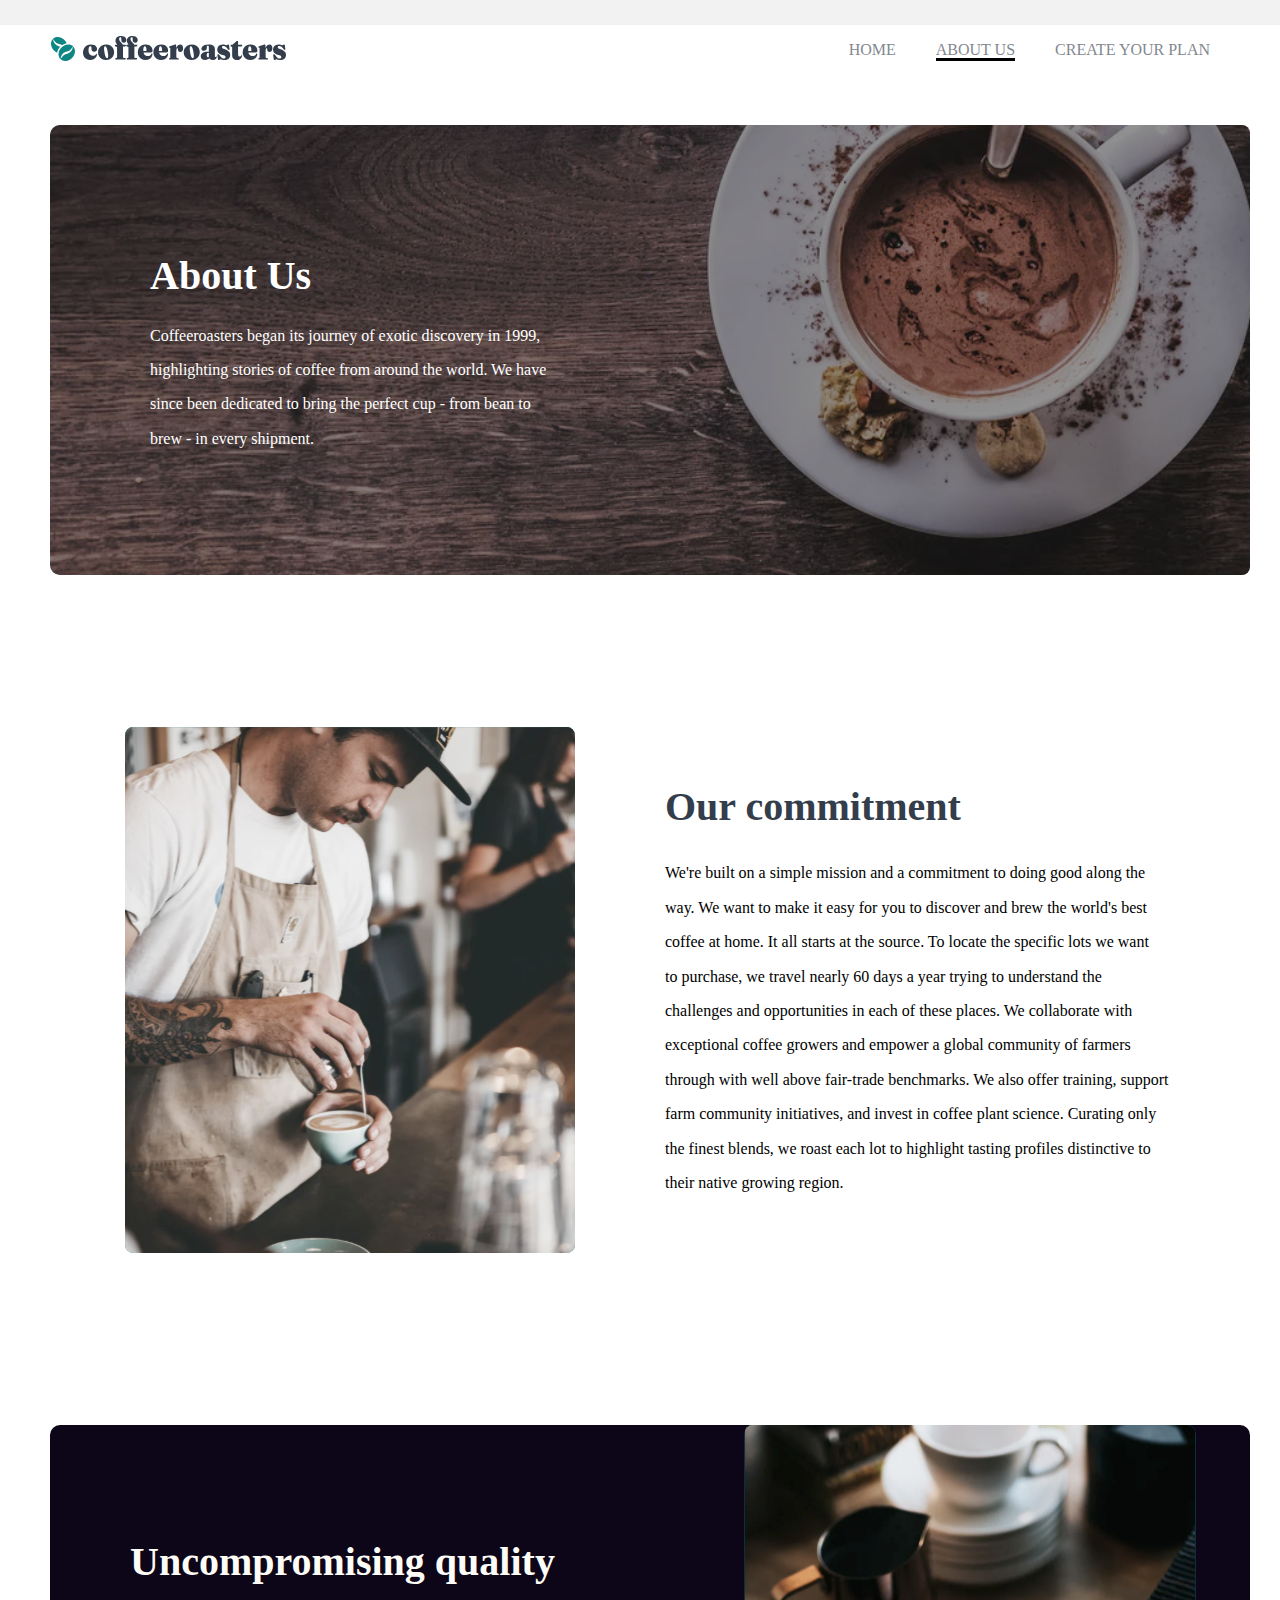
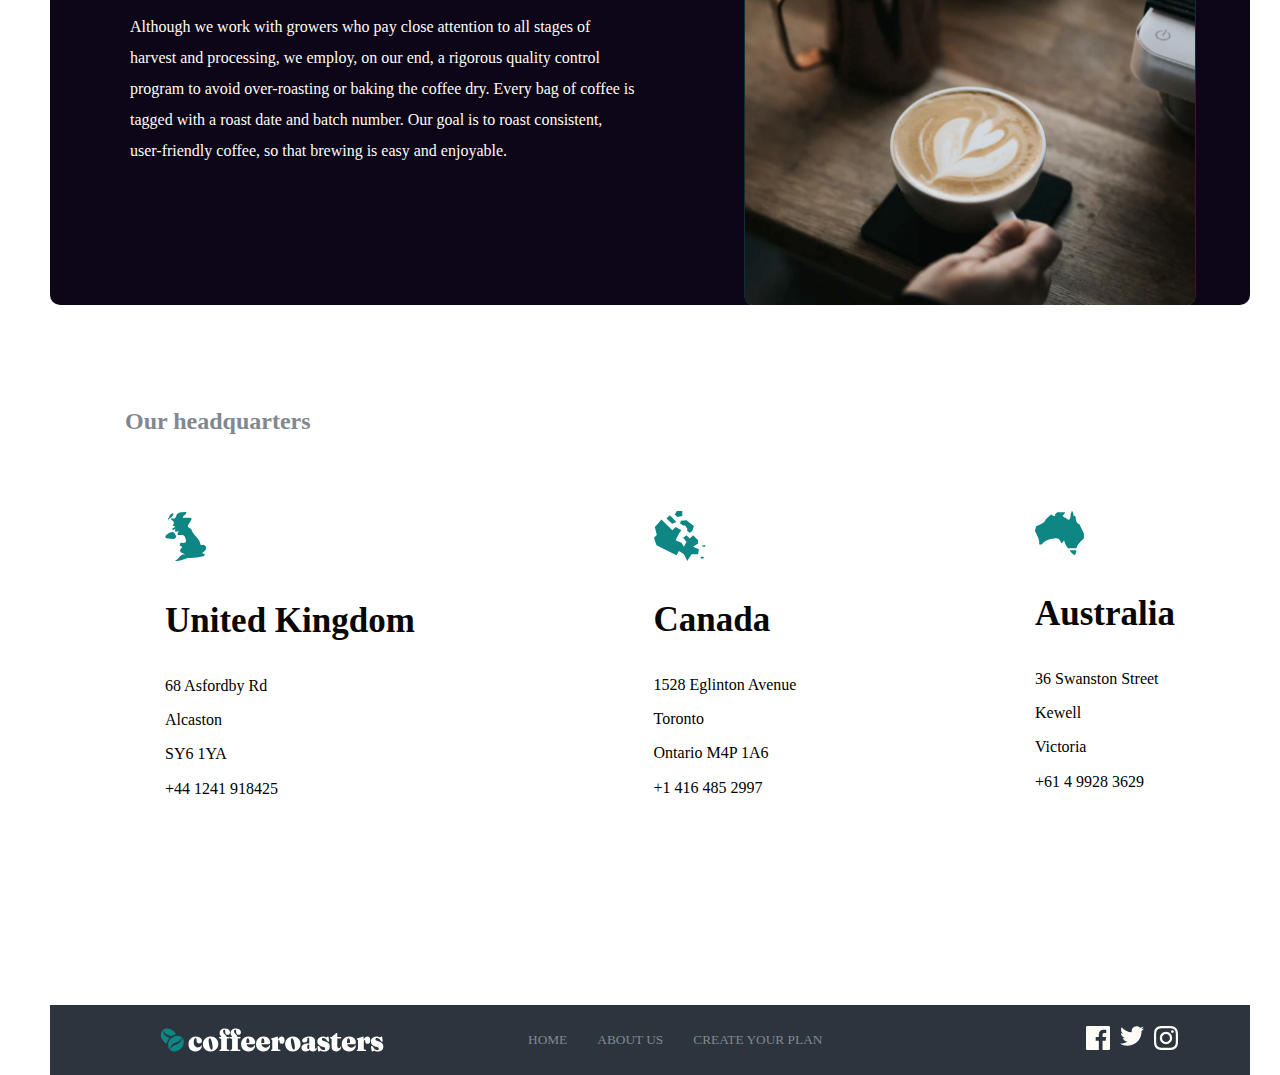
<file: about.html>
<!DOCTYPE html>
<html lang="en">
<head>
    <meta charset="UTF-8">
    <meta http-equiv="X-UA-Compatible" content="IE=edge">
    <meta name="viewport" content="width=device-width, initial-scale=1.0">
    <title>About us</title>
    <link rel="stylesheet" href="./css/main.css">
    <link rel="stylesheet" href="./css/normalize.css">
</head>
<body>
    <div class="container">
        <header>
            <nav>
             <div class="coffee-logo">
                 <img src="./images/Group 5.svg" alt="">
             </div>
             <ul class="nav-list">
                 <li class="list-item-1">
                     <a class="home-page-1" href="./index.html">
                         HOME
                     </a>
                 </li>
                 <li class="list-item-2">
                    <a class="about-html-1" href="./about.html">
                     ABOUT US
                    </a>
                     
                 </li>
                 <li class="list-item-3"> 
                     <a class="your-plan-1" href="./plan.html">
                         CREATE YOUR PLAN
                     </a>
                 </li>
             </ul>
            </nav>
         </header>
         <main class="main-2">
           <section class="section1">
              <h1 class="section1-title">About Us</h1>
           <p>Coffeeroasters began its journey of exotic discovery in 1999,</p>
           <p>highlighting stories of coffee from around the world. We have</p>
           <p>since been dedicated to bring the perfect cup - from bean to </p>
           <p>brew - in every shipment.</p>
            </section>
            <section class="section2">
              <div class="section2-img">
                <img src="./images/Bitmap (2).svg" width="450px" height="530px" alt="">
              </div>
              <div class="section2-paragraph">
                 <h2 class="section2-title">Our commitment</h2>
                 <p class="section2-p">We're built on a simple mission and a commitment to doing good along the</p>
              <p class="section2-p">way. We want to make it easy for you to discover and brew the world's best</p>
              <p class="section2-p">coffee at home. It all starts at the source. To locate the specific lots we want</p>
              <p class="section2-p">to purchase, we travel nearly 60 days a year trying to understand the</p>
              <p class="section2-p">challenges and opportunities in each of these places. We collaborate with</p>
              <p class="section2-p">exceptional coffee growers and empower a global community of farmers</p>
              <p class="section2-p">through with well above fair-trade benchmarks. We also offer training, support</p>
              <p class="section2-p">farm community initiatives, and invest in coffee plant science. Curating only</p>
              <p class="section2-p">the finest blends, we roast each lot to highlight tasting profiles distinctive to</p>
              <p class="section2-p">their native growing region.</p>
              </div>
            </section>
            <section class="section3">
               <div class="section3-definition">
                <h2 class="section3-title">Uncompromising quality</h2>
                <p class="section3-paragraph">Although we work with growers who pay close attention to all stages of</p>
                <p class="section3-paragraph">harvest and processing, we employ, on our end, a rigorous quality control</p>
                <p class="section3-paragraph">program to avoid over-roasting or baking the coffee dry. Every bag of coffee is</p>
                <p class="section3-paragraph">tagged with a roast date and batch number. Our goal is to roast consistent,</p>
                <p class="section3-paragraph">user-friendly coffee, so that brewing is easy and enjoyable.</p>
               </div>
                <img class="section3-img" src="./images/Bitmap (3).svg" width="450px" height="480px" border-radius="10px" alt="">
            </section>
            <section class="section4">
                <h3 class="section4-title">Our headquarters</h3>
                <ul class="section4-list">
                    <li class="section4-item">
                        <img src="./images/United kingdom.svg" alt="">
                    <h3 class="section4-h3">United Kingdom</h3>
                    <p>68  Asfordby Rd</p>
                       <p>Alcaston</p>
                       <p>SY6 1YA</p>
                       <p>+44 1241 918425</p>
                    </li>
                    <li class="section4-item">
                        <img src="./images/Canada.svg" alt="">
                    <h3 class="section4-h3">Canada</h3>
                    <p>1528  Eglinton Avenue</p>
                       <p>Toronto</p>
                       <p>Ontario M4P 1A6</p> 
                       <p>+1 416 485 2997</p>
                    
                    </li>
                    <li class="section4-item">
                        <img src="./images/Australia.svg" alt="">
                    <h3 class="section4-h3">Australia</h3>
                    <p>36 Swanston Street</p>
                       <p>Kewell</p>
                       <p>Victoria</p> 
                       <p>+61 4 9928 3629</p>
                    </li>
                </ul>
            </section>
         </main>
         <footer>
             <nav class="footer-2">
                <div class="footer-img-2">
                    <img class="coffee-bean" src="./images/Combined Shape coffee.svg" alt="">
                    <img class="coffee-3" src="./images/coffeeroasters.svg" alt="">

                </div>
                <ul class="footer-list-2">
                    <li class="footer-item-2">
                        <a class="home-page-2" href="./index.html">
                            HOME
                        </a>
                    </li>
                    <li class="footer-item-2">
                      <a class="about-us-2" href="./about.html">
                        ABOUT US
                      </a>  
                    </li>
                    <li class="footer-item-2">
                       <a class="plan-html-2" href="./plan.html">
                        CREATE YOUR PLAN
                       </a> 
                    </li>
                </ul>
                <div class="social-media-2">
                    <li class="media-2">
                        <img src="./images/Facebook.svg" alt="">
                    </li>
                    <li class="media-2">
                       <img src="./images/Twitter.svg" alt="">
                    </li>
                    <li class="media-2">
                       <img src="./images/Instagram.svg" alt="">
                    </li>
                </div>
             </nav>
         </footer>
    </div>
</body>
</html>
</file>
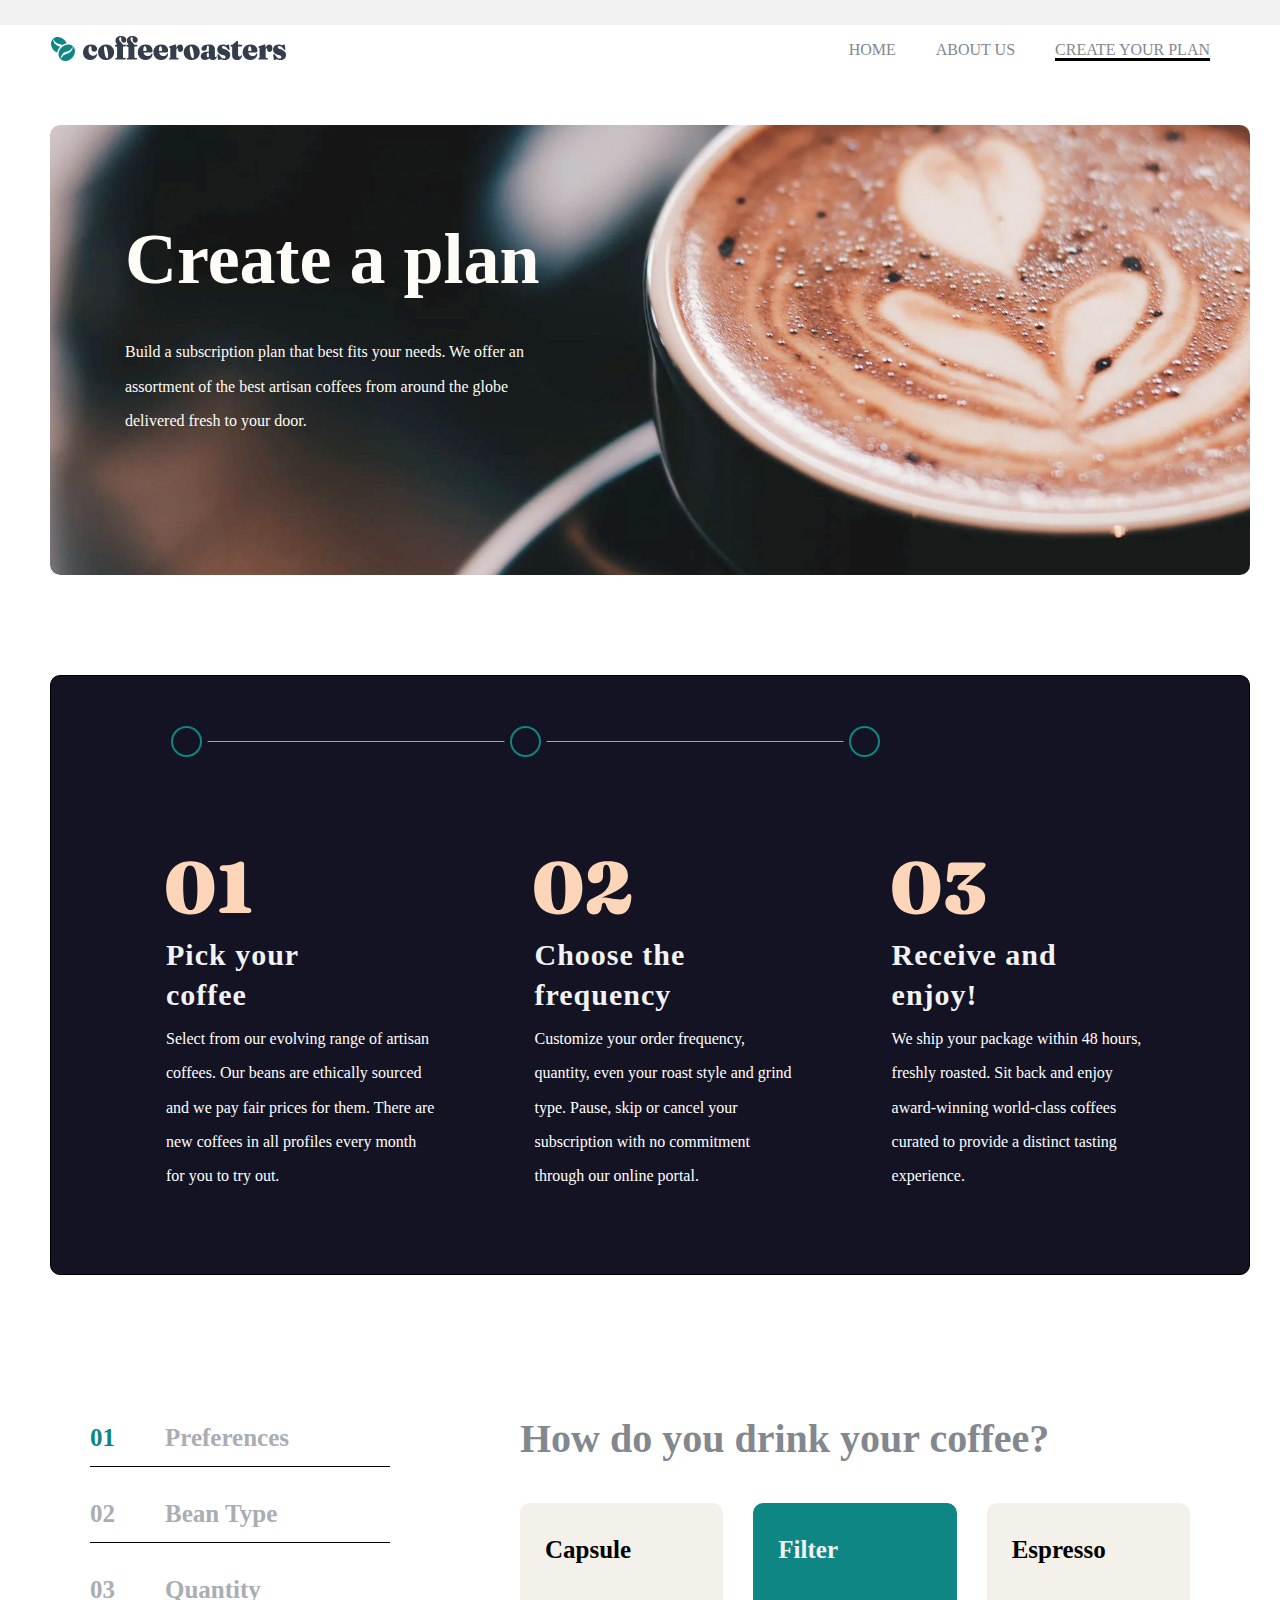
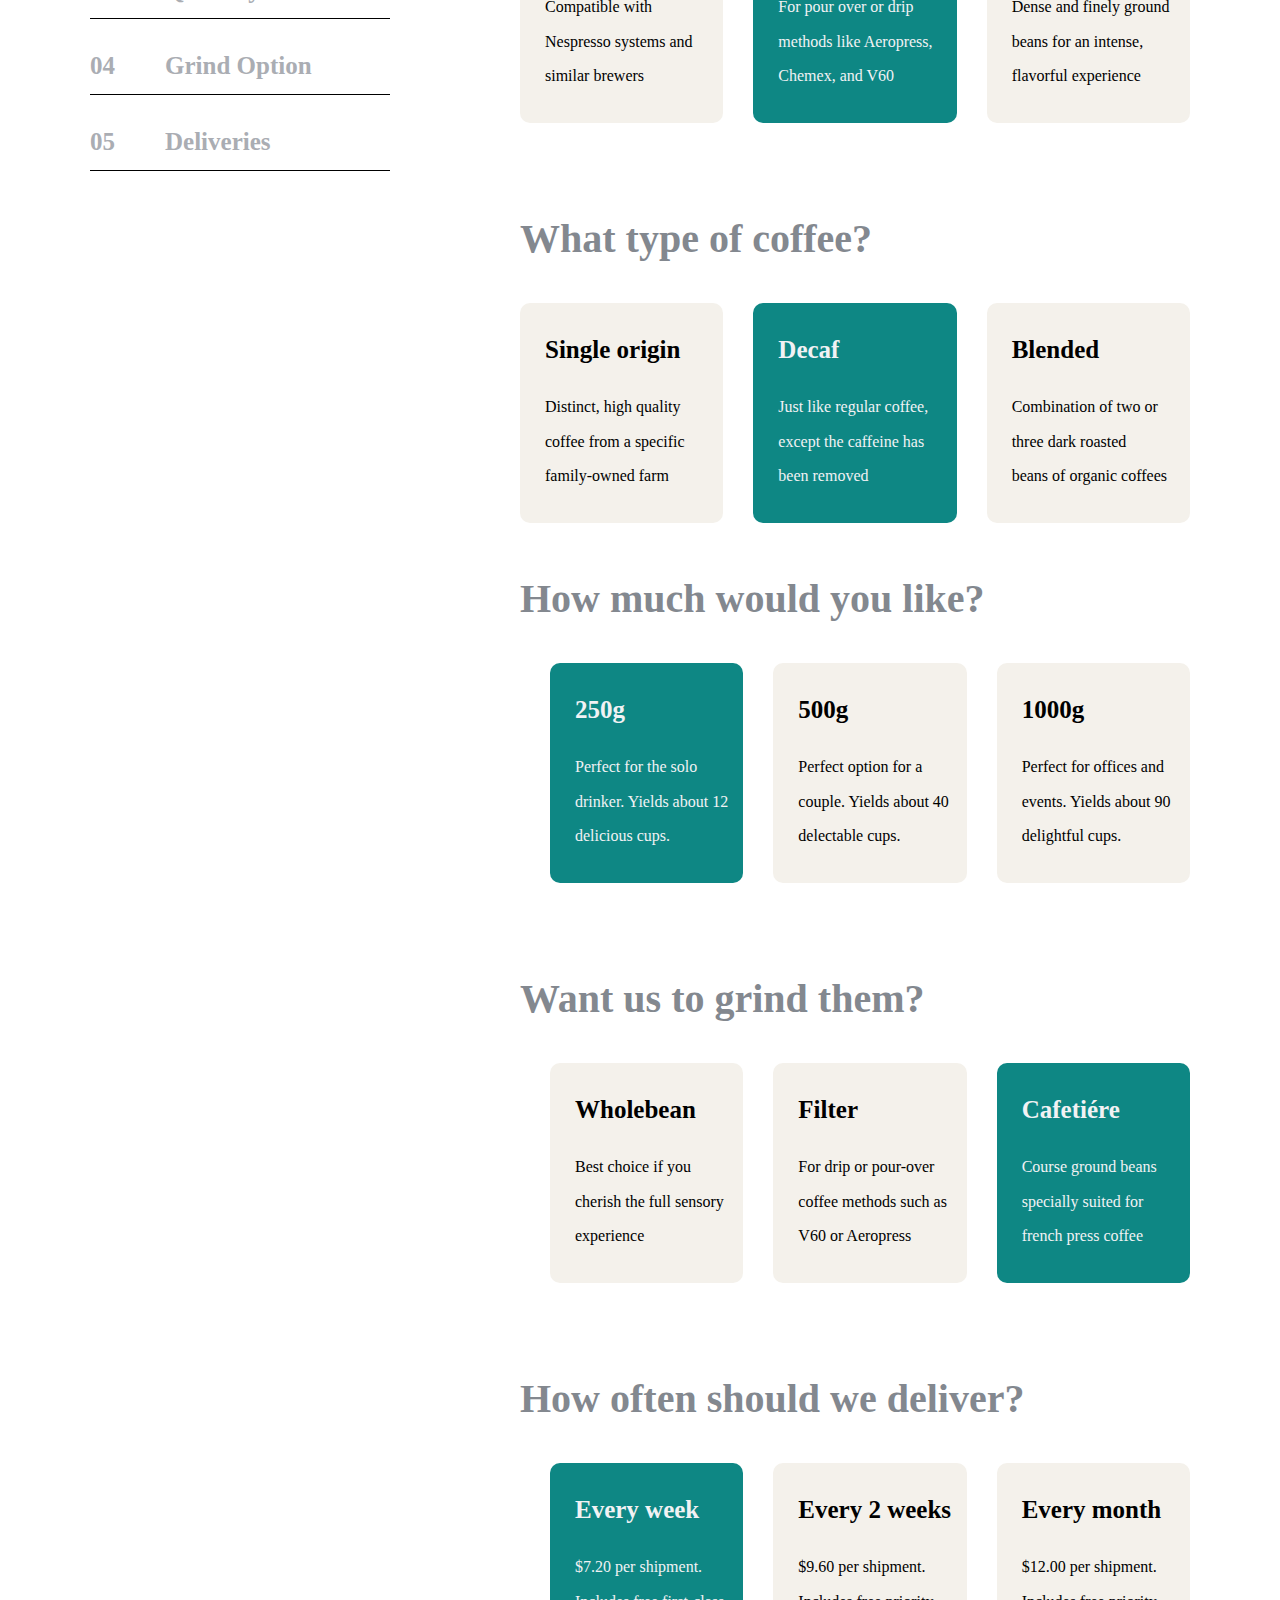
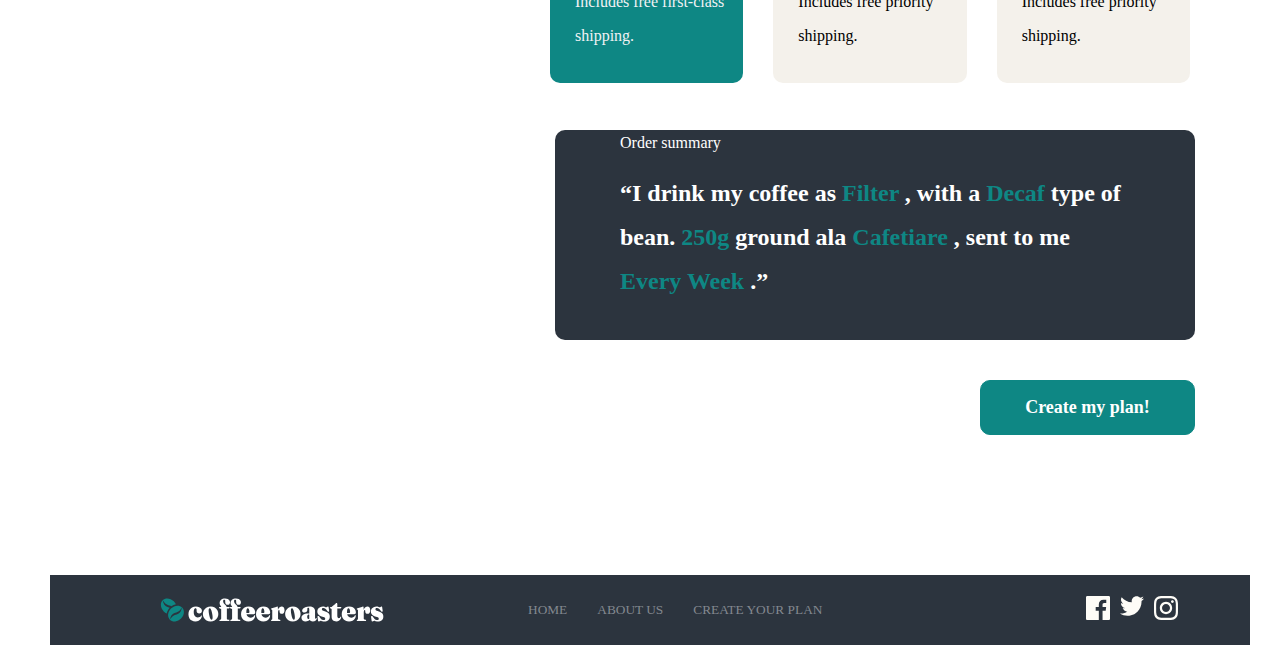
<file: plan.html>
<!DOCTYPE html>
<html lang="en">
<head>
    <meta charset="UTF-8">
    <meta http-equiv="X-UA-Compatible" content="IE=edge">
    <meta name="viewport" content="width=device-width, initial-scale=1.0">
    <title>Create your plan</title>
    <link rel="stylesheet" href="./css/plan.css">
    <link rel="stylesheet" href="./css/normalize.css">
</head>
<body>
    <div class="last-container">
        <header>
            <nav class="navigation">
                <div class="logotip">
                    <img src="./images/Group 5.svg" alt="">
                </div>
                <ul class="navigation-list">
                    <li class="navigation-item-1">
                        <a class="item-home-page" href="./index.html">
                            HOME
                        </a>
                    </li>
                    <li class="navigation-item-2">
                       <a class="item-about-html" href="./about.html">
                        ABOUT US
                       </a>
                        
                    </li>
                    <li class="navigation-item-3"> 
                        <a class="item-your-plan" href="./plan.html">
                            CREATE YOUR PLAN
                        </a>
                    </li>
                </ul>
            </nav>
        </header>
        <main class="main-3">
           <section class="main-section-1">
               <div class="main-section-1-definition">
                  <h1 class="main-h1">Create a plan</h1>
                  <p>Build a subscription plan that best fits your needs. We offer an</p>
               <p>assortment of the best artisan coffees from around the globe</p>
               <p>delivered fresh to your door.</p>
                </div>
           </section>
           <section class="main-section-2">
            <div class="path-oval">
                <img class="oval-4" src="./images/Oval (1).svg" alt="">
                <img class="path-1" src="./images/Path 2.svg" width="300px" alt="">
                <img class="oval-4" src="./images/Oval (1).svg" alt="">
                <img class="path-1" src="./images/Path 2.svg" width="300px" alt="">
                <img class="oval-4" src="./images/Oval (1).svg" alt="">
            </div>
            <ul class="main-section-2-list">
                <li class="main-section-2-list-item">
                    <img src="./images/01.svg" alt="">
                    <h3 class="main-h3">Pick your</h3>
                    <h3 class="main-h3">coffee</h3>
                    <p>Select from our evolving range of artisan</p>
                 <p>coffees. Our beans are ethically sourced</p>
                 <p>and we pay fair prices for them. There are </p>
                 <p>new coffees in all profiles every month</p>
                 <p>for you to try out.</p>
                </li>
                <li class="main-section-2-list-item-2">
                    <img src="./images/02.svg" alt="">
                    <h3 class="main-h3">Choose the</h3>
                    <h3 class="main-h3">frequency</h3>
                    <p>Customize your order frequency,</p>
                 <p>quantity, even your roast style and grind</p>
                 <p>type. Pause, skip or cancel your</p>
                 <p>subscription with no commitment</p>
                 <p>through our online portal.</p>
                </li>
                <li class="main-section-2-list-item-2">
                    <img src="./images/03.svg" alt="">
                    <h3 class="main-h3">Receive and</h3>
                    <h3 class="main-h3">enjoy!</h3>
                    <p>We ship your package within 48 hours,</p>
                    <p>freshly roasted. Sit back and enjoy</p>
                    <p>award-winning world-class coffees</p>
                    <p>curated to provide a distinct tasting</p>
                    <p>experience.</p>
                </li>
            </ul>

           </section>
           <section class="main-section-3">
             <ol class="left-ordered-list">
                <li class="ordered-list-item">
                    <a class="link-item" href="#ordered-list-item-2">
                        <span class="span-number-1">
                            01
                         </span>
                         <h4 class="ordered-list-item-h4">Preferences</h4>
                    </a>
                </li>
                <li class="ordered-list-item">
                    <a class="link-item" href="#ordered-list-item-3">
                        <span class="span-number">
                            02
                         </span>
                          <h4 class="ordered-list-item-h4">Bean Type</h4>
                    </a>
                    
                </li>
                <li class="ordered-list-item">
                    <a class="link-item" href="#unordered-list-item-2">
                        <span class="span-number">
                            03
                         </span>
                          <h4 class="ordered-list-item-h4">Quantity</h4>
                    </a>
                </li>
                <li class="ordered-list-item">
                    <a class="link-item" href="#unordered-list-item-3">
                        <span class="span-number">
                            04
                         </span>
                          <h4 class="ordered-list-item-h4">Grind Option</h4>
                    </a>
                </li>
                <li class="ordered-list-item">
                    <a class="link-item" href="#unordered-list-item-3">
                        <span class="span-number">
                            05
                         </span>
                          <h4 class="ordered-list-item-h4">Deliveries</h4>
                    </a>
                </li>
             </ol>
             <div class="box-container">
                <ol class="ordered-list">
                    <li id="ordered-list-item-2">
                        <h3 class="second-h3">How do you drink your coffee?</h3>
                         <ul class="list-box">
                            <li class="first-box-1">
                                <h4 class="box-h4">Capsule</h4>
                                <p>Compatible with</p>
                                <p>Nespresso systems and</p>
                                <p>similar brewers</p>
                            </li>
                            <li id="first-box-2">
                                <h4 class="box-h4">Filter</h4>
                                <p>For pour over or drip</p>
                                <p>methods like Aeropress,</p>
                                <p>Chemex, and V60</p>
                            </li>
                            <li class="first-box-3">
                                <h4 class="box-h4">Espresso</h4>
                                <p>Dense and finely ground</p>
                                <p>beans for an intense,</p>
                                <p>flavorful experience</p>
                            </li>
                         </ul>
                        
                    </li>
                    <li id="ordered-list-item-3">
                        <h3 class="second-h3">What type of coffee?</h3>
                        <ul class="list-box">
                           <li class="first-box-1">
                               <h4 class="box-h4">Single origin</h4>
                               <p>Distinct, high quality</p>
                               <p>coffee from a specific</p>
                               <p>family-owned farm</p>
                           </li>
                           <li id="first-box-2">
                               <h4 class="box-h4">Decaf</h4>
                               <p>Just like regular coffee,</p>
                               <p>except the caffeine has</p>
                               <p>been removed</p>
                           </li>
                           <li class="first-box-3">
                               <h4 class="box-h4">Blended</h4>
                               <p>Combination of two or</p>
                               <p>
                                three dark roasted</p>
                               <p>beans of organic coffees</p>
                           </li>
                        </ul>
                    </li>
                </ol>
                <ul class="unordered-list">
                    <li id="unordered-list-item-2">
                        <h3 class="second-h3">How much would you like?</h3>
                        <ul class="list-box-2">
                           <li id="second-box-1">
                               <h4 class="box-h4">250g</h4>
                               <p>Perfect for the solo</p>
                               <p>drinker. Yields about 12 </p>
                               <p>delicious cups.</p>
                           </li>
                           <li class="second-box-2">
                               <h4 class="box-h4">500g</h4>
                               <p>Perfect option for a</p>
                               <p>couple. Yields about 40</p>
                               <p>delectable cups.</p>
                           </li>
                           <li class="second-box-3">
                               <h4 class="box-h4">1000g</h4>
                               <p>Perfect for offices and</p>
                               <p>
                                events. Yields about 90</p>
                               <p>delightful cups.</p>
                           </li>
                        </ul>
                    </li>
                    <li id="unordered-list-item-3">
                        <h3 class="second-h3">Want us to grind them?</h3>
                        <ul class="list-box-2">
                           <li class="third-box-1">
                               <h4 class="box-h4">Wholebean</h4>
                               <p>Best choice if you</p>
                               <p>cherish the full sensory</p>
                               <p>experience</p>
                           </li>
                           <li id="third-box-2">
                               <h4 class="box-h4">Filter</h4>
                               <p>For drip or pour-over</p>
                               <p>coffee methods such as</p>
                               <p>V60 or Aeropress</p>
                           </li>
                           <li id="third-box-3">
                               <h4 class="box-h4">Cafetiére</h4>
                               <p> Course ground beans</p>
                               <p>
                                specially suited for</p>
                               <p>french press coffee</p>
                           </li>
                        </ul>
                    </li>
                    <li id="unordered-list-item-4">
                        <h3 class="second-h3">How often should we deliver?</h3>
                        <ul class="list-box-2">
                           <li id="fourth-box-1">
                               <h4 class="box-h4">Every week</h4>
                               <p>$7.20 per shipment.</p>
                               <p>Includes free first-class</p>
                               <p>shipping.</p>
                           </li>
                           <li class="fourth-box-2">
                               <h4 class="box-h4">Every 2 weeks</h4>
                               <p>$9.60 per shipment.</p>
                               <p>Includes free priority</p>
                               <p>shipping.</p>
                           </li>
                           <li class="fourth-box-3">
                               <h4 class="box-h4">Every month</h4>
                               <p>$12.00 per shipment.</p>
                               <p>
                                Includes free priority</p>
                               <p>shipping.</p>
                           </li>
                        </ul>
                    </li>
                </ul>
                <div class="last-part">
                      <div class="summary">
                         <h5 class="conclusion">Order summary</h5>
                         <p class="last-paragraph">“I drink my coffee as <a class="link-coffee" href="#third-box-2">Filter</a> , with a <a class="link-coffee" href="#first-box-2">Decaf</a> type of</p>
                      <p class="last-paragraph">bean. <a class="link-coffee" href="#second-box-1">250g</a> ground ala <a class="link-coffee" href="#third-box-3">Cafetiare</a> , sent to me</p>
                      <p class="last-paragraph"><a class="link-coffee" href="#fourth-box-1">Every Week</a> .”</p>
                        </div>
                        <button class="last-part-btn">
                           <a class="link-button" href="./plan.html">Create my plan!</a>
                        </button>
                </div>

             </div>
           </section>
           

    </main>
    <footer>
        <nav class="footer-3">
            <div class="footer-img-3">
                <img class="coffee-bean-3" src="./images/Combined Shape coffee.svg" alt="">
                <img class="coffee-4" src="./images/coffeeroasters.svg" alt="">

            </div>
            <ul class="footer-list-3">
                <li class="footer-item-3">
                    <a class="home-page-3" href="./index.html">
                        HOME
                    </a>
                </li>
                <li class="footer-item-3">
                  <a class="about-us-3" href="./about.html">
                    ABOUT US
                  </a>  
                </li>
                <li class="footer-item-3">
                   <a class="plan-html-3" href="./plan.html">
                    CREATE YOUR PLAN
                   </a> 
                </li>
            </ul>
            <div class="social-media-3">
                <li class="media-3">
                    <img src="./images/Facebook.svg" alt="">
                </li>
                <li class="media-3">
                   <img src="./images/Twitter.svg" alt="">
                </li>
                <li class="media-3">
                   <img src="./images/Instagram.svg" alt="">
                </li>
            </div>
         </nav>
    </footer>
    </div>
        
</body>
</html>
</file>
<file: css/main.css>
body{
    background-color: #F2F2F2;
}
.container{
    width: 1300px;
    height: 100%;
    margin: 0 auto;
    background-color: #fff;
}
header{
    width: 1200px;
    height: 100px;
    margin: 0 auto;
}
nav{
    display: flex;
    justify-content: space-between;
    margin-top: 25px;
}
.about-html-1{
    text-decoration: none;
    color: #83888F;
    border-bottom: 3px solid #000;
}
.home-page-1{
    text-decoration: none;
    color: #83888F;
}
.home-page-1:active{
    border-bottom: 3px solid;
}
.your-plan-1{
    text-decoration: none;
    color: #83888F;
}
.your-plan-1:active{
    color: #000;
}
.create-your-plan{
    text-decoration: none;
}
.home-2{
    text-decoration: none;
    color: #83888F; 
}
.about-us{
    text-decoration: none;
    color: #83888F; 
}
.coffee-logo{
    align-items: center;
    padding-top: 10px;
    cursor: pointer;
}
.nav-list{
    display: flex;
    align-items: center;
}
.list-item-1{
    list-style: none;
    margin-right: 40px;
    cursor: pointer;
}
.list-item-2{
    list-style: none;
    margin-right: 40px;
    cursor: pointer;
    border-bottom: #000;
}
.list-item-2:active{
    border-bottom: 3px solid;
}
.list-item-3{
    list-style: none;
    margin-right: 40px;
    cursor: pointer;
}
.list-item-3:active{
    border-bottom: 3px solid;
}
.section1{
    width: 1200px;
    height: 450px;
    margin: 0 auto;
    border-radius: 8px;
    color: #ffffff;
    background-image: url(../images/Bitmap\ \(1\).svg);
    padding-left: 100px;
    padding-top: 100px;
    box-sizing: border-box;
}
.section1-title{
    font-family: 'Fraunces 9pt';
font-style: normal;
font-weight: 900;
font-size: 40px;
line-height: 48px;
}
.section2{
    width: 1050px;
    height: 550px;
    margin: 0 auto;
    display: flex;
    margin-top: 150px;
}
.section2-img{
    flex: 1;
}
.section2-paragraph{
    flex: 1;
    padding-left: 30px;
    padding-top: 25px;
}
.section2-title{
    font-family: 'Fraunces 9pt';
font-style: normal;
font-weight: 900;
font-size: 40px;
line-height: 48px;
color: rgba(51, 61, 75, 1);
}
.section1-p{
    line-height: 9px;
    font-size: 12px;
    font-weight: 400;
}
.section3{
    width: 1200px;
    height: 480px;
    background-color: rgb(13, 6, 24);
    display: flex;
    margin: 0 auto;
    margin-top: 150px;
    border-radius: 10px;
}
.section3-definition{
    flex: 1;
    margin-top: 80px;
    margin-left: 80px;
}
.section3-title{
    font-family: 'Fraunces 9pt';
font-style: normal;
font-weight: 900;
font-size: 40px;
line-height: 48px;
color: #FEFCF7;
}
.section3-img{
    flex: 1;
}
.section3-paragraph{
    font-family: 'Barlow';
font-style: normal;
font-weight: 400;
font-size: 16px;
line-height: 15px;
color: #FEFCF7;
}
.section4{
    width: 1050px;
    height: 450px;
    margin: 0 auto;
    margin-top: 100px;
}
.section4-title{
    font-family: 'Fraunces 9pt';
font-style: normal;
font-weight: 900;
font-size: 24px;
line-height: 32px;
color: rgba(131, 136, 143, 1);
}
.section4-list{
    display: flex;
    justify-content: space-between;
}
.section4-item{
    list-style: none;
    margin-top: 50px;
}
.section4-h3{
    font-size: 35px;
    color: rgb(8, 7, 8);
    font-weight: 900;
}
.footer-2{
    width: 1200px;
    height: 70px;
    border: rgba(44, 52, 62, 1);
    background-color: rgba(44, 52, 62, 1);
    display: flex;
    margin: 0 auto;
    margin-top: 150px;
    align-items: center;
    box-sizing: border-box;
}
.footer-list-2{
    display: flex;
    margin-right: 130px;
    flex: 2;
}
.footer-img-2{
    display: flex;
    margin-left: 110px;
    flex: 2;
}
.coffee-bean{
    width: 24px;
    height: 24px;
    cursor: pointer;
}
.coffee-3{
    width: 203px;
    height: 24px;
    cursor: pointer;
}
.footer-item-2{
    list-style: none;
    margin-right: 30px;
    font-size: smaller;
    cursor: pointer;
}
.home-page-2{
    color: #83888F;
    text-decoration: none;
}
.home-page-2:hover{
    color: #FEFCF7;
}
.plan-html-2{
    color: #83888F;
    text-decoration: none;
}
.plan-html-2:hover{
    color: #FEFCF7;
}
.about-us-2{
    color: #83888F;
    text-decoration: none;
}
.about-us-2:hover{
    color: #FEFCF7;
}
.social-media-2{
    display: flex;
    margin-left: 100px;
    flex: 1;
}
.media-2{
    list-style: none;
    padding-right: 10px;
    cursor: pointer;
}
</file>
<file: css/plan.css>
body{
    background-color: #F2F2F2;
}
.last-container{
    width: 1300px;
    height: 100%;
    margin: 0 auto;
    background-color: #fff;
}
header{
    width: 1200px;
    height: 100px;
    margin: 0 auto;
}
.navigation{
    display: flex;
    justify-content: space-between;
    margin-top: 25px;
}
.item-home-page{
    text-decoration: none;
    color: #83888F;
}
.item-home-page:active{
    color: #000;
}
.item-about-html{
    text-decoration: none;
    color: #83888F;
}
.item-your-plan{
    text-decoration: none;
    color: #83888F;
    border-bottom: 3px solid #000;
}
.item-your-plan:active{
    color: #000;
}
.logotip{
    align-items: center;
    padding-top: 10px;
    cursor: pointer;
}
.navigation-list{
    display: flex;
    align-items: center;
}
.navigation-item-1{
    list-style: none;
    margin-right: 40px;
    cursor: pointer;
}
.navigation-item-2{
    list-style: none;
    margin-right: 40px;
    cursor: pointer;
}
.navigation-item-3{
    list-style: none;
    margin-right: 40px;
    cursor: pointer;
    border-bottom: #000;
}
.navigation-item-3:active{
    border-bottom: 3px solid;
}
.main-section-1{
    width: 1200px;
    height: 450px;
    background-image: url(../images/Bitmap\ \(5\).svg);
    border-radius: 10px;
    margin: 0 auto;
}
.main-h1{
    font-family: 'Fraunces 9pt';
font-style: normal;
font-weight: 900;
font-size: 72px;
line-height: 72px;
}
.main-section-1-definition{
    color: rgba(254, 252, 247, 1);
    padding-top: 50px;
    padding-left: 75px;
}
.main-section-2{
    width: 1200px;
    height: 600px;
    border: 1px solid;
    margin: 0 auto;
    margin-top: 100px;
    border-radius: 10px;
    background-color: rgb(19, 19, 36);
    box-sizing: border-box;
}
.path-oval{
    display: inline-block;
    margin-top: 50px;
    margin-left: 120px;
}
.path-1{
    padding-bottom: 15px;
}
.oval-4{
    background-color: rgb(19, 19, 36);
}
.main-section-2-list{
    display: flex;
    margin-top: 100px;
    color: #fff;
    margin-left: 75px;
}
.main-section-2-list-item{
    list-style: none;
}
.main-section-2-list-item-2{
    margin-left: 100px;
    list-style: none;
}
.main-h3{
    color: #f1f2f4;
    font-size: 30px;
    letter-spacing: 1px;
    line-height: 10px;
    font-family: 'DM Serif Display', serif;
font-family: 'Fascinate', cursive;
font-family: 'Tiro Devanagari Hindi', serif;
}
.main-section-3{
    width: 1200px;
    height: 100%;
    margin: 0 auto;
    display: flex;
    box-sizing: border-box;
    margin-top: 100px;
}
.left-ordered-list{
    width: 300px;
}
.link-item{
    display: flex;
    text-decoration: none;
    align-items: center;
}
.ordered-list-item{
    height: 75px;
    list-style: none;
    border-bottom: 1px solid;
}
#ordered-list-item-2{
    list-style: none;
    text-decoration: none;
    height: 360px;
}
#ordered-list-item-3{
    list-style: none;
    text-decoration: none;
    height: 360px;
}
.list-box{
    display: flex;
    list-style: none;
    margin-right: 50px;
}
.ordered-list{
    height: 720px;
}
.unordered-list{
    height: 1080px;
}
.span-number-1{
    font-size: 25px;
    color: rgba(14, 135, 132, 1);
    font-weight: 900;
}
span:hover{
    color: #83888F;
}
span:active{
    color: #000;
}
.span-number{
    font-size: 25px;
    color: #aaadb3;
    font-weight: 900;
}
.ordered-list-item-h4{
    font-size: 25px;
    color: #aaadb3;
    padding-left: 50px;
}
.ordered-list-item-h4:hover{
    color: #83888F;
}
.ordered-list-item-h4:active{
    color: #000000;
}

.box-container{
    width: 800px;
    height: 2250px;
    margin-left: 50px;
}
.first-box-1{
    width: 230px;
    height: 220px;
    background-color: rgba(244, 241, 235, 1);
    border-radius: 10px;
    padding-left: 25px;
}
#first-box-2{
    width: 230px;
    height: 220px;
    background-color: rgba(14, 135, 132, 1);
    margin-left: 30px;
    border-radius: 10px;
    padding-left: 25px;
    color: #f1f2f4;
}
.first-box-1:hover{
    background-color: rgba(253, 214, 186, 1);
}
.first-box-3{
    width: 230px;
    height: 220px;
    background-color: rgba(244, 241, 235, 1);
    margin-left: 30px;
    border-radius: 10px;
    padding-left: 25px;
}
.first-box-3:hover{
    background-color: rgba(253, 214, 186, 1);
}
#second-box-1{
    width: 230px;
    height: 220px;
    background-color: rgba(14, 135, 132, 1);
    margin-left: 30px;
    border-radius: 10px;
    padding-left: 25px;
    list-style: none;
    color: #f1f2f4;
}
.list-box-2{
    display: flex;
    list-style: none;
    margin-right: 50px;
}
.second-box-2{
    width: 230px;
    height: 220px;
    background-color: rgba(244, 241, 235, 1);
    margin-left: 30px;
    border-radius: 10px;
    padding-left: 25px;
    list-style: none;
}
.second-box-2:hover{
    background-color: rgba(253, 214, 186, 1);
}
.second-box-3{
    width: 230px;
    height: 220px;
    background-color: rgba(244, 241, 235, 1);
    margin-left: 30px;
    border-radius: 10px;
    padding-left: 25px;
    list-style: none;
}
.second-box-3:hover{
    background-color: rgba(253, 214, 186, 1);
}
.third-box-1{
    width: 230px;
    height: 220px;
    background-color: rgba(244, 241, 235, 1);
    margin-left: 30px;
    border-radius: 10px;
    padding-left: 25px;
    list-style: none;
}
.third-box-1:hover{
        background-color: rgba(253, 214, 186, 1);
}
#third-box-2{
    width: 230px;
    height: 220px;
    background-color: rgba(244, 241, 235, 1);
    margin-left: 30px;
    border-radius: 10px;
    padding-left: 25px;
    list-style: none;
}
#third-box-2:hover{
    background-color: rgba(253, 214, 186, 1);
}
#third-box-3{
    width: 230px;
    height: 220px;
    background-color: rgba(14, 135, 132, 1);
    margin-left: 30px;
    border-radius: 10px;
    padding-left: 25px;
    list-style: none;
    color: #f1f2f4;
}
#fourth-box-1{
    width: 230px;
    height: 220px;
    background-color: rgba(14, 135, 132, 1);
    margin-left: 30px;
    border-radius: 10px;
    padding-left: 25px;
    list-style: none;
    color: #f1f2f4;
}
.fourth-box-2{
    width: 230px;
    height: 220px;
    background-color: rgba(244, 241, 235, 1);
    margin-left: 30px;
    border-radius: 10px;
    padding-left: 25px;
    list-style: none;
}
.fourth-box-2:hover{
    background-color: rgba(253, 214, 186, 1);
}
.fourth-box-3{
    width: 230px;
    height: 220px;
    background-color: rgba(244, 241, 235, 1);
    margin-left: 30px;
    border-radius: 10px;
    padding-left: 25px;
    list-style: none;
}
.fourth-box-3:hover{
    background-color: rgba(253, 214, 186, 1);
}
#unordered-list-item-2{
    list-style: none;
    list-style: none;
    text-decoration: none;
    height: 360px;
    box-sizing: border-box;
}
#unordered-list-item-3{
    list-style: none;
    list-style: none;
    text-decoration: none;
    height: 360px;
    box-sizing: border-box;
}
#unordered-list-item-4{
    list-style: none;
    list-style: none;
    text-decoration: none;
    height: 360px;
    box-sizing: border-box;
}
.box-h4{
    font-size: 25px;
    font-weight: 900;
}
.second-h3{
    color: rgba(131, 136, 143, 1);
    font-family: 'Fraunces 9pt';
font-style: normal;
font-weight: 900;
font-size: 40px;
line-height: 48px;
padding-left: 40px;
}
.last-part{
    width: 800px;
    height: 320px;
    margin-top: 75px;
}
.summary{
    width: 640px;
    height: 210px;
    margin-left: 115px;
    border-radius: 10px;
    background-color: rgba(44, 52, 62, 1);
    padding-left: 65px;
    box-sizing: border-box;
}
.conclusion{
    font-family: 'Barlow';
font-style: normal;
font-weight: 400;
font-size: 16px;
line-height: 26px;
color: rgba(255, 255, 255, 1);
}
.last-paragraph{
    font-family: 'Fraunces 9pt';
font-style: normal;
font-weight: 900;
font-size: 24px;
line-height: 40px;
color: white;
line-height: 20px;
}
.link-coffee{
    text-decoration: none;
    color: rgba(14, 135, 132, 1);
}
.last-part-btn{
    width: 215px;
    height: 55px;
    background-color: rgba(14, 135, 132, 1);
    border: 1px solid rgba(14, 135, 132, 1);
    border-radius: 10px;
    margin-top: 40px;
    margin-left: 540px;
    font-family: 'Fraunces 9pt';
font-style: normal;
font-weight: 900;
font-size: 18px;
line-height: 25px;
}
.last-part-btn:hover{
    background-color: rgb(22, 194, 156);
    cursor: pointer;
}
.link-button{
    text-decoration: none;
    color: rgba(255, 255, 255, 1);
}
.footer-3{
    width: 1200px;
    height: 70px;
    border: rgba(44, 52, 62, 1);
    background-color: rgba(44, 52, 62, 1);
    display: flex;
    margin: 0 auto;
    margin-top: 150px;
    align-items: center;
    box-sizing: border-box;
}
.footer-list-3{
    display: flex;
    margin-right: 130px;
    flex: 2;
}
.footer-img-3{
    display: flex;
    margin-left: 110px;
    flex: 2;
}
.coffee-bean-3{
    width: 24px;
    height: 24px;
    cursor: pointer;
}
.coffee-4{
    width: 203px;
    height: 24px;
    cursor: pointer;
}
.footer-item-3{
    list-style: none;
    margin-right: 30px;
    font-size: smaller;
    cursor: pointer;
}
.home-page-3{
    color: #83888F;
    text-decoration: none;
}
.home-page-3:hover{
    color: #fff;
}
.plan-html-3{
    color: #83888F;
    text-decoration: none;
}
.plan-html-3:hover{
    color: #fff;
}
.about-us-3{
    color: #83888F;
    text-decoration: none;
}
.about-us-3:hover{
    color: #fff;
}
.social-media-3{
    display: flex;
    margin-left: 100px;
    flex: 1;
}
.media-3{
    list-style: none;
    padding-right: 10px;
    cursor: pointer;
}
</file>
